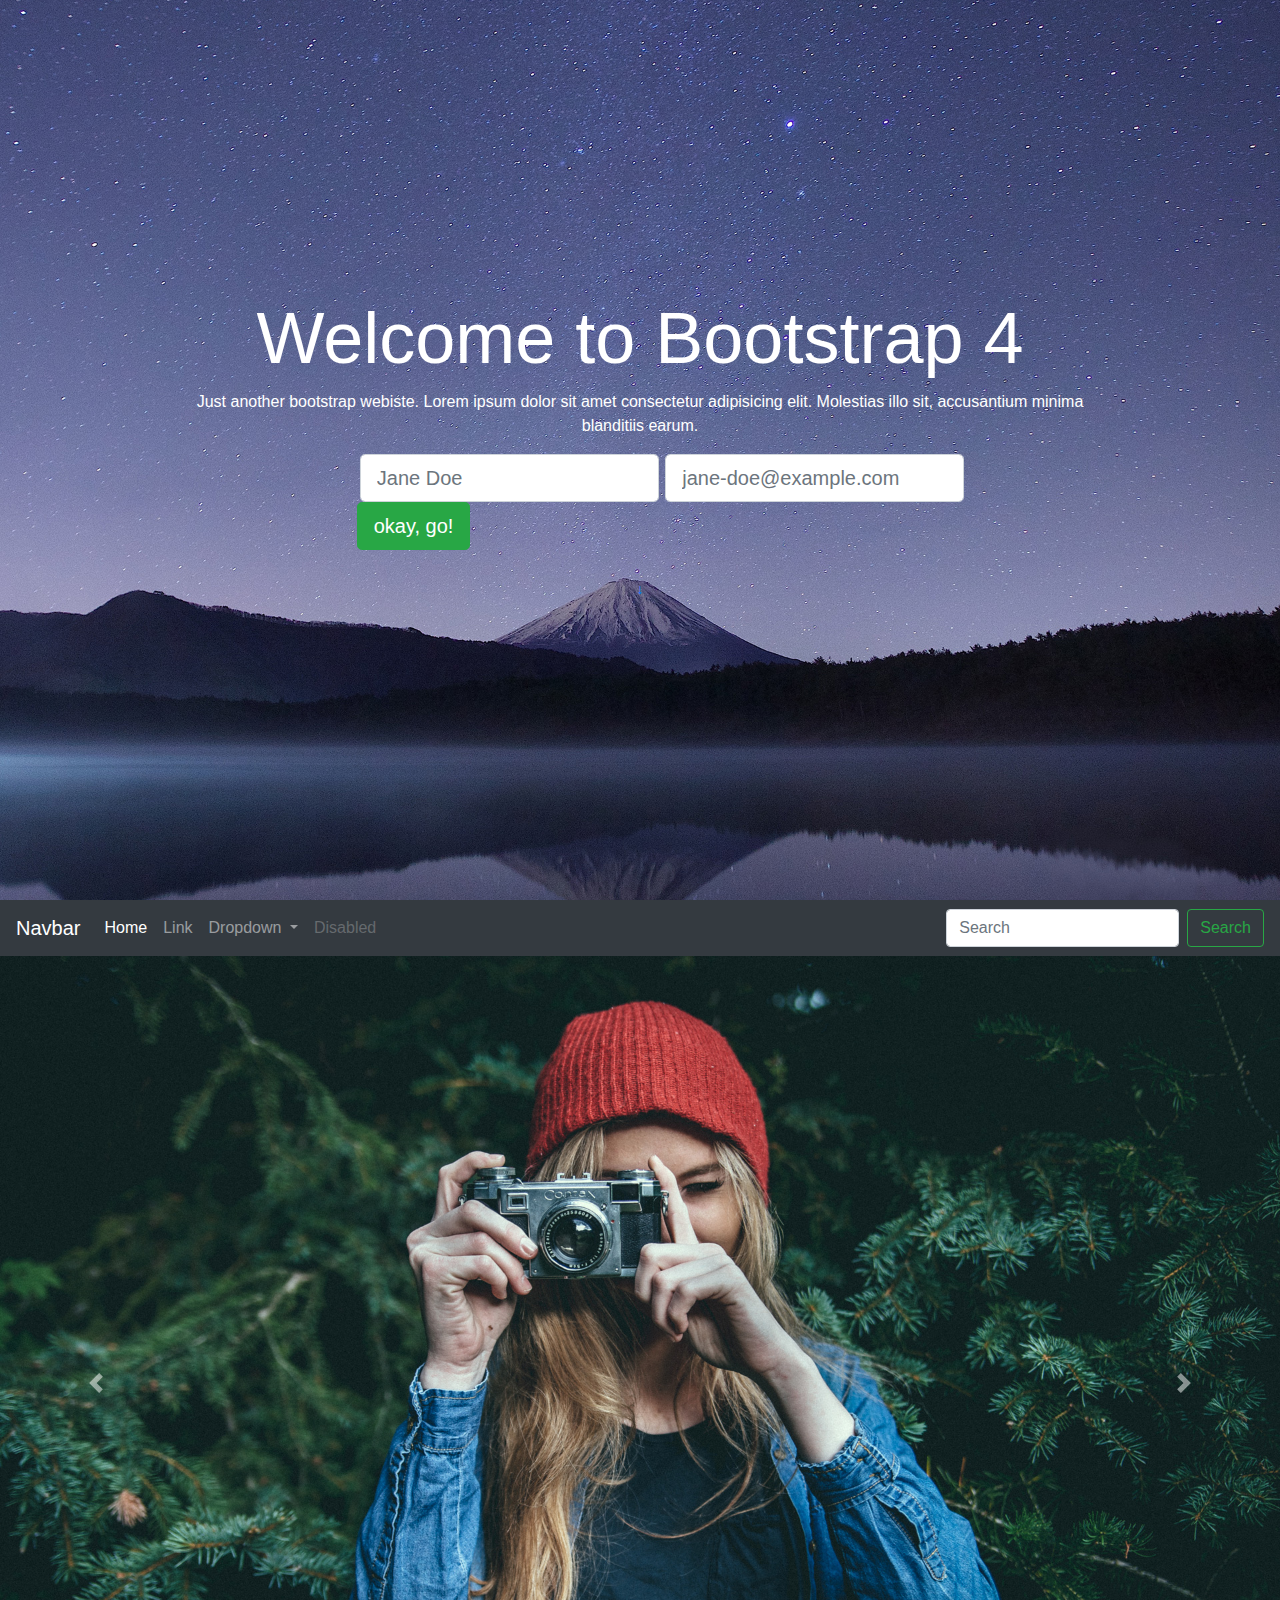
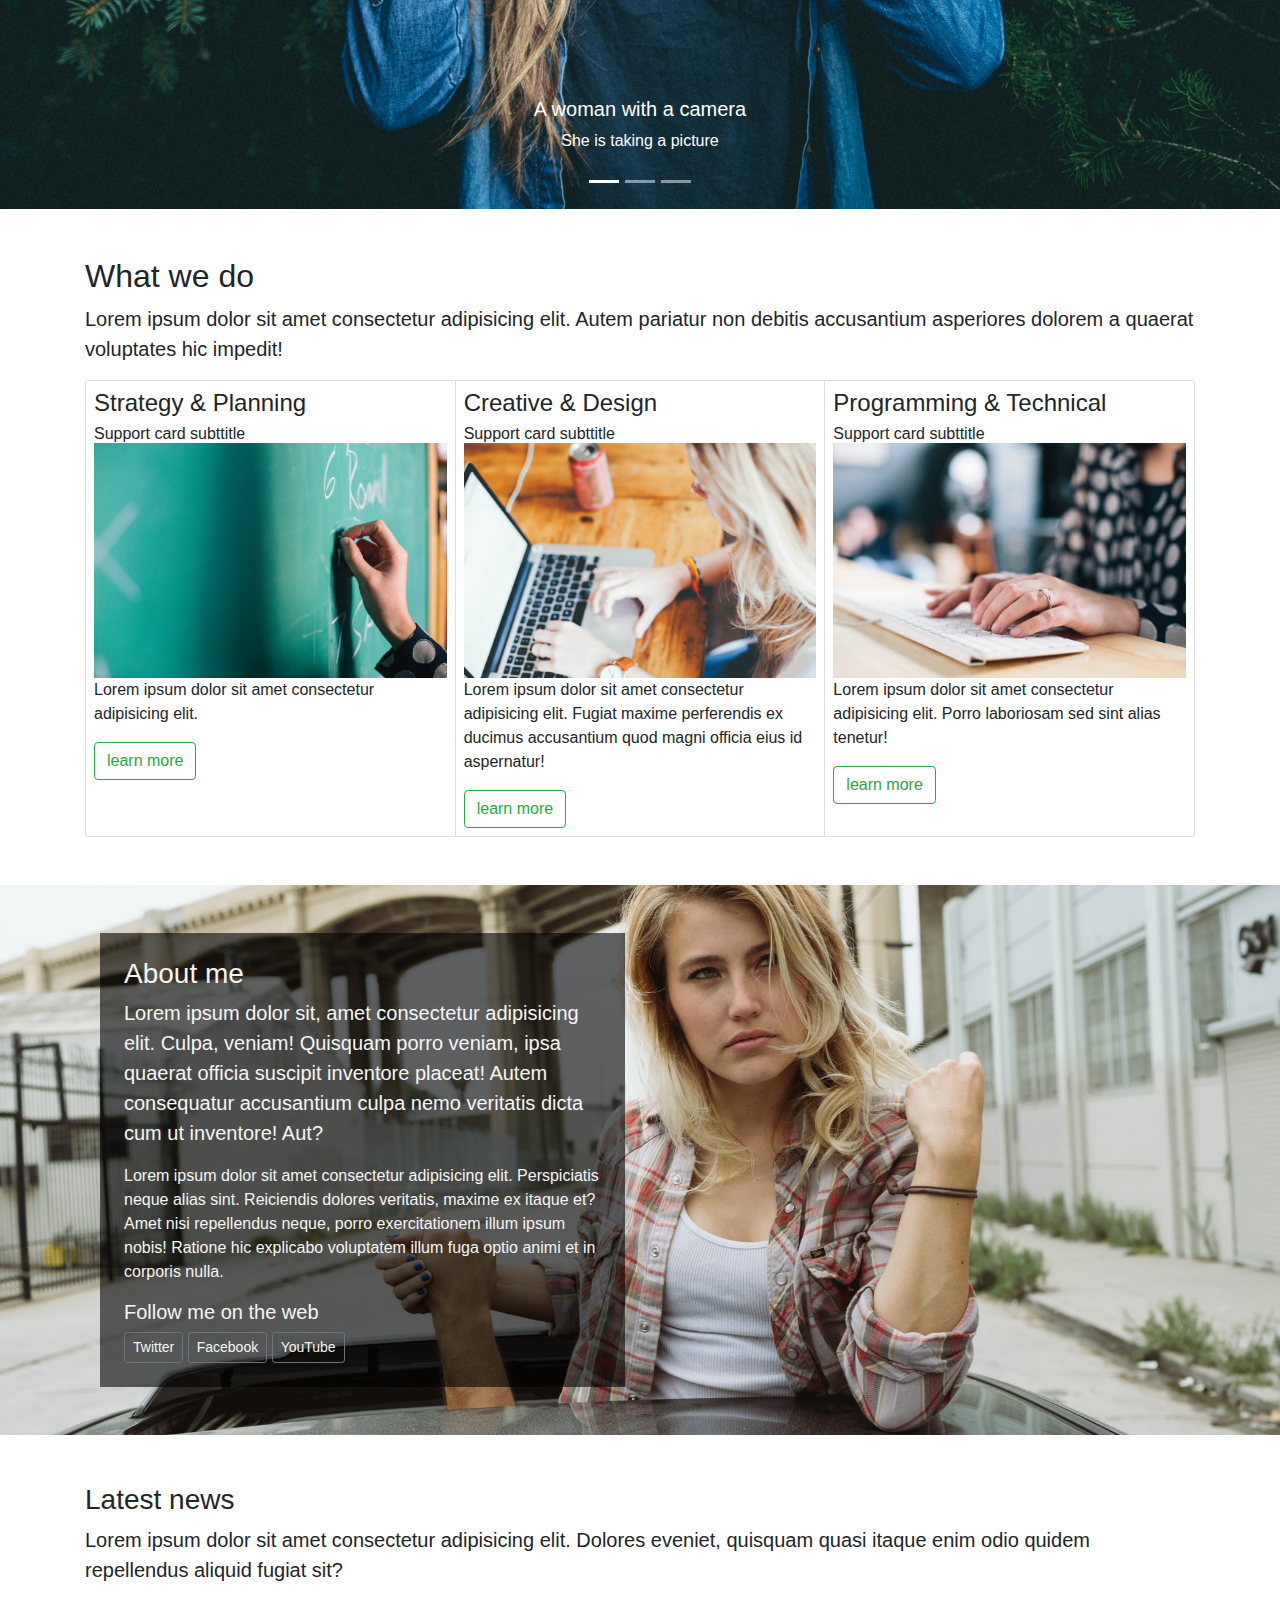
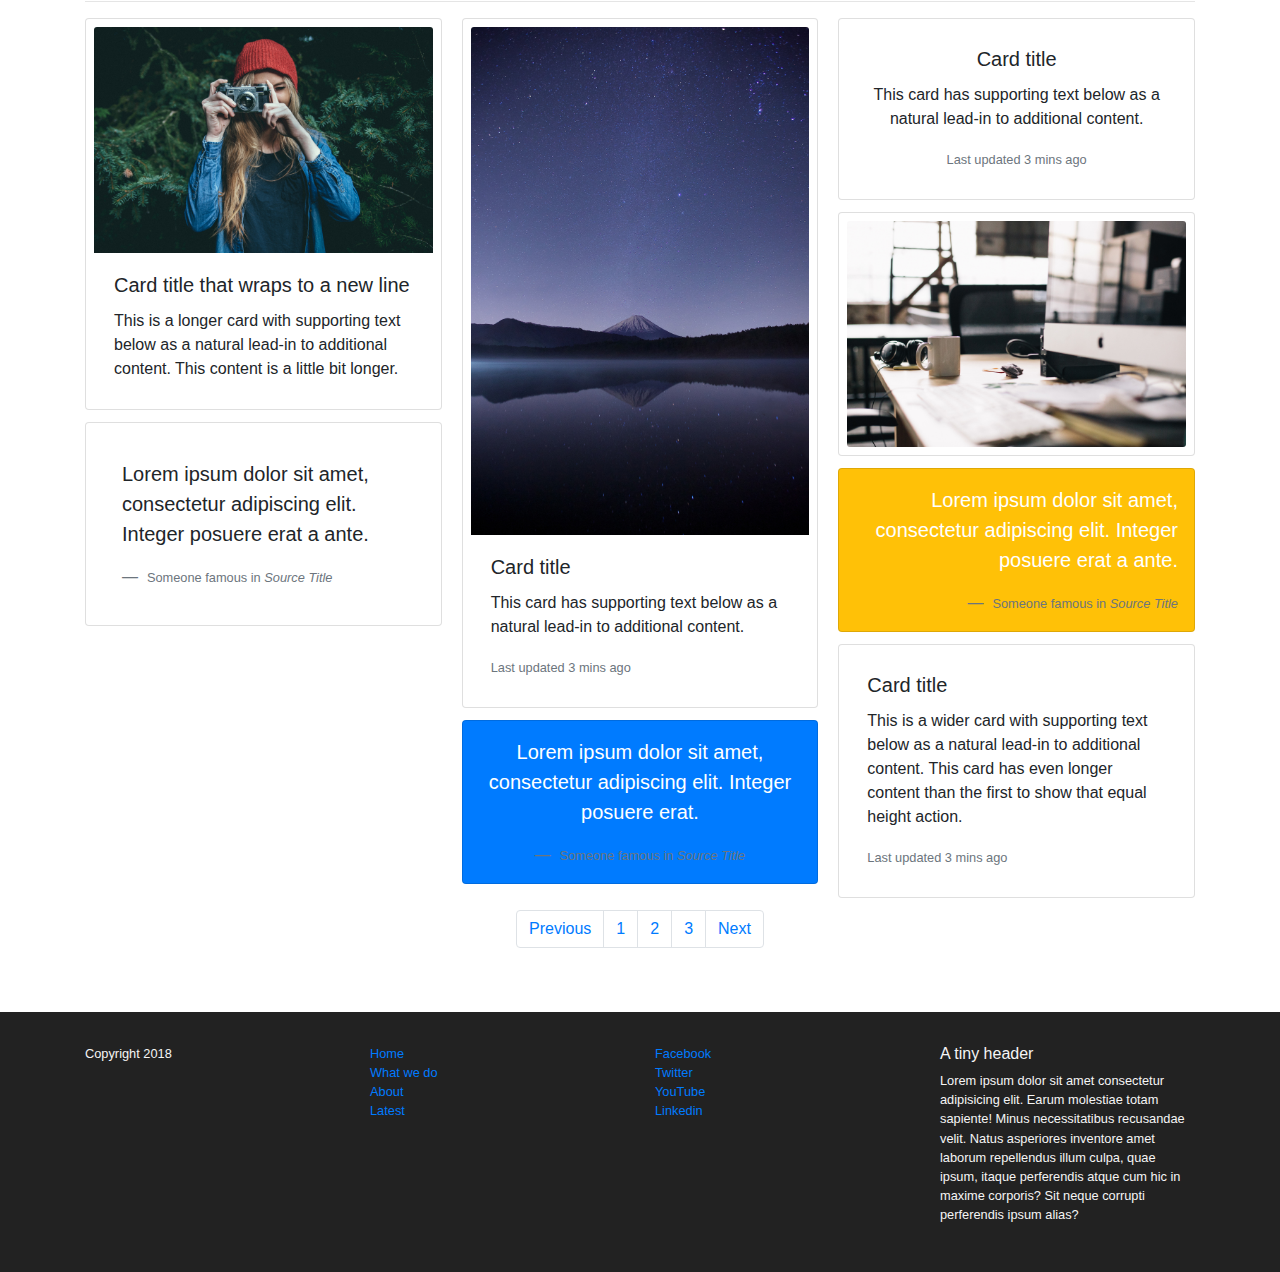
<file: index.html>
<!DOCTYPE html>
<html lang="en">
<head>
  <meta charset="UTF-8">
  <meta name="viewport" content="width=device-width, initial-scale=1.0">
  <meta http-equiv="X-UA-Compatible" content="ie=edge">
  <link rel="stylesheet" href="css/bootstrap-reboot.min.css">
  <link rel="stylesheet" href="css/bootstrap.min.css">
  <link rel="stylesheet" href="css/bootstrap-grid.min.css">
  <link rel="stylesheet" href="css/styles.css">
  <title>Bootstrap 4</title>
</head>
<body>

  <section id="cover">
    <div id="cover-caption">
      <div class="container">
        <div class="col-sm-10 offset-sm-1">
          <h1 class="display-3">Welcome to Bootstrap 4</h1>
          <p>Just another bootstrap webiste. Lorem ipsum dolor sit amet consectetur adipisicing elit. Molestias illo sit, accusantium minima blanditiis earum.</p>
          <form action="" class="form-inline col-sm-10 offset-sm-2">
            <div class="form-group">
              <label for="" class="sr-only">Name</label>
              <input type="text" class="form-control form-control-lg" placeholder="Jane Doe">
            </div>
            <div class="form-group">
              <label for="" class="sr-only">Email</label>
              <input type="email" class="form-control form-control-lg" placeholder="jane-doe@example.com">
            </div>
            <button type="button" class="btn btn-success btn-lg">okay, go!</button>
          </form>
          <br>
          <a href="#nav-main" role="button" class="btn btn-secondary-outline btn-sm">&darr;</a>
        </div>
      </div>
    </div>
  </section>

  <nav id="nav-main" class="navbar navbar-expand-lg navbar-dark bg-dark navbar-full">
    <a class="navbar-brand" href="#">Navbar</a>
    <button class="navbar-toggler" type="button" data-toggle="collapse" data-target="#navbarSupportedContent" aria-controls="navbarSupportedContent" aria-expanded="false" aria-label="Toggle navigation">
      <span class="navbar-toggler-icon"></span>
    </button>
  
    <div class="collapse navbar-collapse" id="navbarSupportedContent">
      <ul class="navbar-nav mr-auto">
        <li class="nav-item active">
          <a class="nav-link" href="#">Home <span class="sr-only">(current)</span></a>
        </li>
        <li class="nav-item">
          <a class="nav-link" href="#">Link</a>
        </li>
        <li class="nav-item dropdown">
          <a class="nav-link dropdown-toggle" href="#" id="navbarDropdown" role="button" data-toggle="dropdown" aria-haspopup="true" aria-expanded="false">
            Dropdown
          </a>
          <div class="dropdown-menu" aria-labelledby="navbarDropdown">
            <a class="dropdown-item" href="#">Action</a>
            <a class="dropdown-item" href="#">Another action</a>
            <div class="dropdown-divider"></div>
            <a class="dropdown-item" href="#">Something else here</a>
          </div>
        </li>
        <li class="nav-item">
          <a class="nav-link disabled" href="#">Disabled</a>
        </li>
      </ul>
      <form class="form-inline my-2 my-lg-0">
        <input class="form-control mr-sm-2" type="search" placeholder="Search" aria-label="Search">
        <button class="btn btn-outline-success my-2 my-sm-0" type="submit">Search</button>
      </form>
    </div>
  </nav>

  <section id="carousel">
    <div id="carouselExampleIndicators" class="carousel slide" data-ride="carousel">
      <ol class="carousel-indicators">
        <li data-target="#carouselExampleIndicators" data-slide-to="0" class="active"></li>
        <li data-target="#carouselExampleIndicators" data-slide-to="1"></li>
        <li data-target="#carouselExampleIndicators" data-slide-to="2"></li>
      </ol>
      <div class="carousel-inner">
        <div class="carousel-item active">
          <img class="d-block w-100" src="img/woman-camera.jpg" alt="Woman taking a picture with a camera">
          <div class="carousel-caption d-none d-md-block">
              <h5>A woman with a camera</h5>
              <p>She is taking a picture</p>
            </div>
        </div>
        <div class="carousel-item">
          <img class="d-block w-100" src="img/spiderweb.jpg" alt="A wet spiderweb">
          <div class="carousel-caption d-none d-md-block">
              <h5>Down came the rain</h5>
              <p>And washed the spider out</p>
            </div>
        </div>
        <div class="carousel-item">
          <img class="d-block w-100" src="img/hearthand.jpg" alt="Two hands making a heart">
          <div class="carousel-caption d-none d-md-block">
              <h5>Making the love sign</h5>
              <p>With their hands...</p>
            </div>
        </div>
      </div>
      <a class="carousel-control-prev" href="#carouselExampleIndicators" role="button" data-slide="prev">
        <span class="carousel-control-prev-icon" aria-hidden="true"></span>
        <span class="sr-only">Previous</span>
      </a>
      <a class="carousel-control-next" href="#carouselExampleIndicators" role="button" data-slide="next">
        <span class="carousel-control-next-icon" aria-hidden="true"></span>
        <span class="sr-only">Next</span>
      </a>
    </div>
  </section>

  <section id="what-we-do">
    <div class="section-content">
      <div class="container">
        <h2>What we do</h2>
        <p class="lead">Lorem ipsum dolor sit amet consectetur adipisicing elit. Autem pariatur non debitis accusantium asperiores dolorem a quaerat voluptates hic impedit!</p>
        <div class="row">
          <div class="col-sm-12">
            <div class="card-group">
              <div class="card">
                <div class="card-block">
                  <h4 class="card-title">Strategy &amp; Planning</h4>
                  <h6 class="card-subtitle">Support card subttitle</h6>
                </div>
                <img src="img/chalkboard.jpg" alt="A chalkboard">
                <div class="card-block">
                  <p class="card-text">Lorem ipsum dolor sit amet consectetur adipisicing elit.</p>
                  <button type="button" class="btn-outline-success btn">learn more</button>
                </div>
              </div>
              <div class="card">
                <div class="card-block">
                  <h4 class="card-title">Creative &amp; Design</h4>
                  <h6 class="card-subtitle">Support card subttitle</h6>
                </div>
                <img src="img/working.jpg" alt="Working on a laptop">
                <div class="card-block">
                  <p class="card-text">Lorem ipsum dolor sit amet consectetur adipisicing elit. Fugiat maxime perferendis ex ducimus accusantium quod magni officia eius id aspernatur!</p>
                  <button type="button" class="btn-outline-success btn">learn more</button>
                </div>
              </div>
              <div class="card">
                <div class="card-block">
                  <h4 class="card-title">Programming &amp; Technical</h4>
                  <h6 class="card-subtitle">Support card subttitle</h6>
                </div>
                <img src="img/programming.jpg" alt="Fingers typing on a keyboard">
                <div class="card-block">
                  <p class="card-text">Lorem ipsum dolor sit amet consectetur adipisicing elit. Porro laboriosam sed sint alias tenetur!</p>
                  <button type="button" class="btn btn-outline-success">learn more</button>
                </div>
              </div>
            </div>
          </div>
        </div>
      </div>
    </div>
  </section>

  <section id="about">
    <div class="section-content">
      <div class="container">
        <div class="col-md-6">
          <div class="about-text">
            <h3>About me</h3>
            <p class="lead">Lorem ipsum dolor sit, amet consectetur adipisicing elit. Culpa, veniam! Quisquam porro veniam, ipsa quaerat officia suscipit inventore placeat! Autem consequatur accusantium culpa nemo veritatis dicta cum ut inventore! Aut?</p>
            <p>Lorem ipsum dolor sit amet consectetur adipisicing elit. Perspiciatis neque alias sint. Reiciendis dolores veritatis, maxime ex itaque et? Amet nisi repellendus neque, porro exercitationem illum ipsum nobis! Ratione hic explicabo voluptatem illum fuga optio animi et in corporis nulla.</p>
            <h5>Follow me on the web</h5>
            <a href="" class="btn btn-sm btn-outline-secondary">Twitter</a>
            <a href="" class="btn btn-sm btn-outline-secondary">Facebook</a>
            <a href="" class="btn btn-sm btn-outline-secondary">YouTube</a>
          </div>
        </div>
      </div>
    </div>
  </section>

  <section class="news">
    <div class="section-content">
      <div class="container">
        <h3>Latest news</h3>
        <p class="lead">Lorem ipsum dolor sit amet consectetur adipisicing elit. Dolores eveniet, quisquam quasi itaque enim odio quidem repellendus aliquid fugiat sit?</p>
        <hr>
        <div class="row">
          <div class="col-sm-12">
            <div class="card-columns">
              <div class="card">
                <img class="card-img-top" src="img/woman-camera.jpg" alt="Woman with camera">
                <div class="card-body">
                  <h5 class="card-title">Card title that wraps to a new line</h5>
                  <p class="card-text">This is a longer card with supporting text below as a natural lead-in to additional content. This content is a little bit longer.</p>
                </div>
              </div>
              <div class="card p-3">
                <blockquote class="blockquote mb-0 card-body">
                  <p>Lorem ipsum dolor sit amet, consectetur adipiscing elit. Integer posuere erat a ante.</p>
                  <footer class="blockquote-footer">
                    <small class="text-muted">
                      Someone famous in <cite title="Source Title">Source Title</cite>
                    </small>
                  </footer>
                </blockquote>
              </div>
              <div class="card">
                <img class="card-img-top" src="img/stars.jpg" alt="Landscape of stars">
                <div class="card-body">
                  <h5 class="card-title">Card title</h5>
                  <p class="card-text">This card has supporting text below as a natural lead-in to additional content.</p>
                  <p class="card-text"><small class="text-muted">Last updated 3 mins ago</small></p>
                </div>
              </div>
              <div class="card bg-primary text-white text-center p-3">
                <blockquote class="blockquote mb-0">
                  <p>Lorem ipsum dolor sit amet, consectetur adipiscing elit. Integer posuere erat.</p>
                  <footer class="blockquote-footer">
                    <small>
                      Someone famous in <cite title="Source Title">Source Title</cite>
                    </small>
                  </footer>
                </blockquote>
              </div>
              <div class="card text-center">
                <div class="card-body">
                  <h5 class="card-title">Card title</h5>
                  <p class="card-text">This card has supporting text below as a natural lead-in to additional content.</p>
                  <p class="card-text"><small class="text-muted">Last updated 3 mins ago</small></p>
                </div>
              </div>
              <div class="card">
                <img class="card-img" src="img/computer.jpg" alt="Desktop with computer">
              </div>
              <div class="card p-3 text-right text-white bg-warning">
                <blockquote class="blockquote mb-0">
                  <p>Lorem ipsum dolor sit amet, consectetur adipiscing elit. Integer posuere erat a ante.</p>
                  <footer class="blockquote-footer">
                    <small class="text-muted">
                      Someone famous in <cite title="Source Title">Source Title</cite>
                    </small>
                  </footer>
                </blockquote>
              </div>
              <div class="card">
                <div class="card-body">
                  <h5 class="card-title">Card title</h5>
                  <p class="card-text">This is a wider card with supporting text below as a natural lead-in to additional content. This card has even longer content than the first to show that equal height action.</p>
                  <p class="card-text"><small class="text-muted">Last updated 3 mins ago</small></p>
                </div>
              </div>
            </div>
          </div>
        </div>
        <nav aria-label="Page navigation example">
          <ul class="pagination justify-content-center">
            <li class="page-item"><a class="page-link" href="#">Previous</a></li>
            <li class="page-item"><a class="page-link" href="#">1</a></li>
            <li class="page-item"><a class="page-link" href="#">2</a></li>
            <li class="page-item"><a class="page-link" href="#">3</a></li>
            <li class="page-item"><a class="page-link" href="#">Next</a></li>
          </ul>
        </nav>
      </div>
    </div>
  </section>

 <footer id="footer-main">
   <div class="container">
     <div class="row">
       <div class="col-sm-3">
         <p>Copyright 2018</p>
       </div>
       <div class="col-sm-3">
         <ul class="list-unstyled">
           <li><a href="#">Home</a></li>
           <li><a href="#">What we do</a></li>
           <li><a href="#">About</a></li>
           <li><a href="#">Latest</a></li>
         </ul>
       </div>
       <div class="col-sm-3">
          <ul class="list-unstyled">
            <li><a href="#">Facebook</a></li>
            <li><a href="#">Twitter</a></li>
            <li><a href="#">YouTube</a></li>
            <li><a href="#">Linkedin</a></li>
          </ul>
        </div>
       <div class="col-sm-3">
         <h6>A tiny header</h6>
         <p>Lorem ipsum dolor sit amet consectetur adipisicing elit. Earum molestiae totam sapiente! Minus necessitatibus recusandae velit. Natus asperiores inventore amet laborum repellendus illum culpa, quae ipsum, itaque perferendis atque cum hic in maxime corporis? Sit neque corrupti perferendis ipsum alias?</p>
       </div>
     </div>
   </div>
 </footer>

  <script src="js/jquery-3.2.1.slim.min.js"></script>
  <script src="js/popper.min.js"></script>
  <script src="js/bootstrap.bundle.min.js"></script>
  <script src="js/bootstrap.min.js"></script>
</body>
</html>
</file>
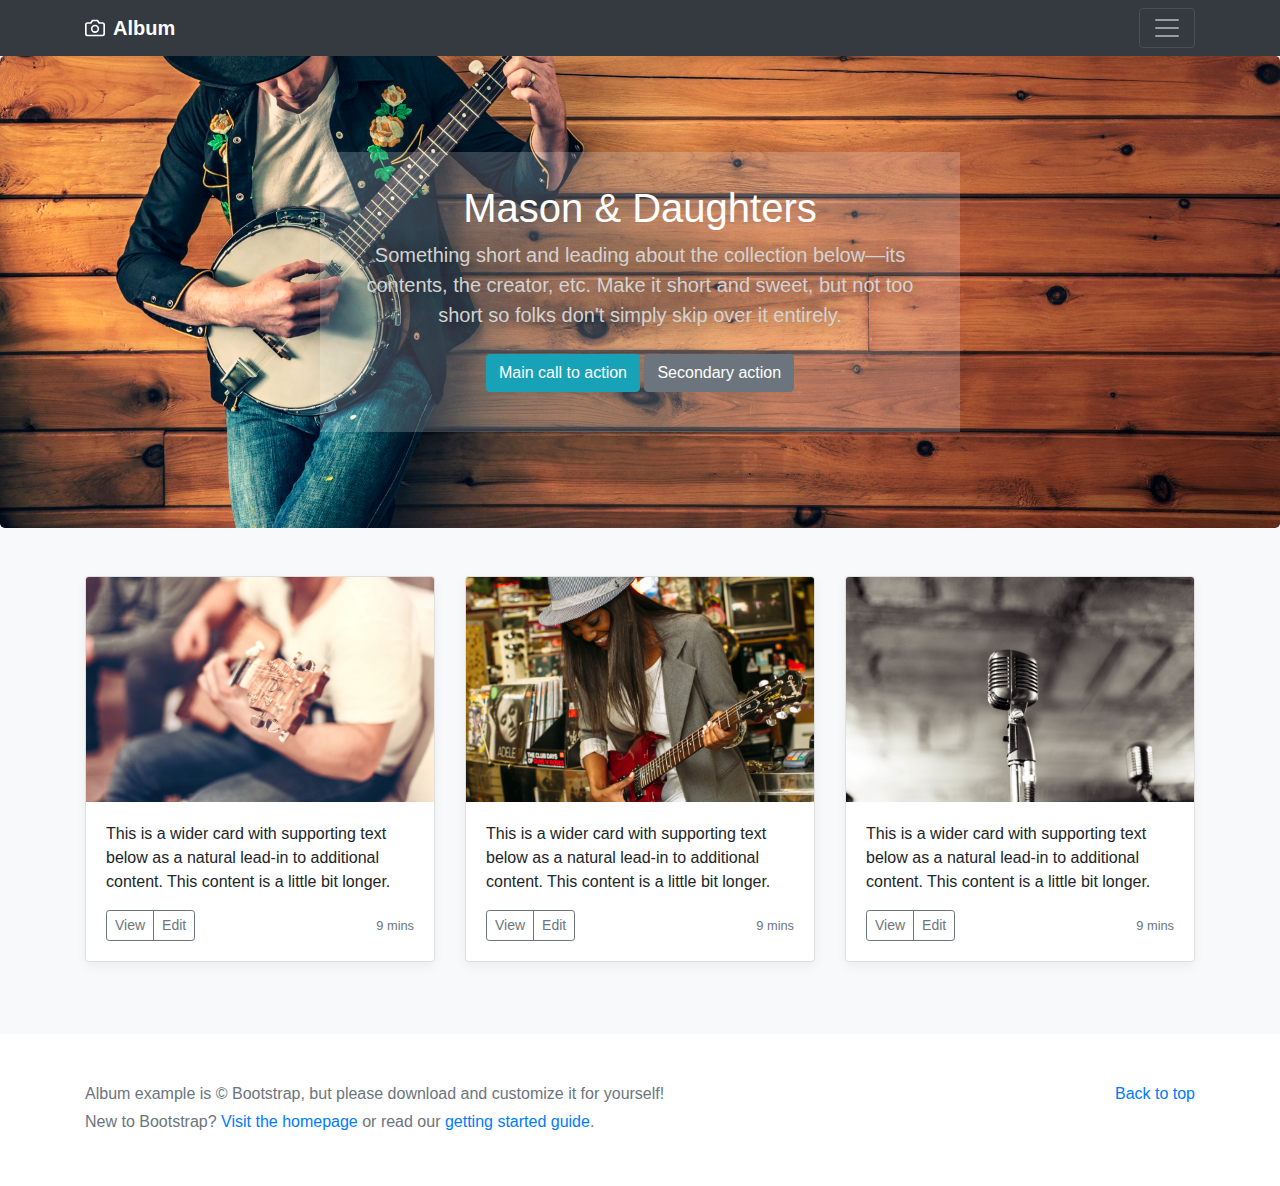
<file: band.html>
<!DOCTYPE html>
<html lang="en">
<head>
  <meta charset="UTF-8">
  <meta name="viewport" content="width=device-width, initial-scale=1.0">
  <meta http-equiv="X-UA-Compatible" content="ie=edge">
  <link rel="stylesheet" href="css/bootstrap-reboot.min.css">
  <link rel="stylesheet" href="css/bootstrap.min.css">
  <link rel="stylesheet" href="css/bootstrap-grid.min.css">
  <link rel="stylesheet" href="css/album.css">
  <link rel="stylesheet" href="css/band.css">
  <title>Band</title>
</head>
<body>
  <header>
    <div class="collapse bg-dark" id="navbarHeader">
      <div class="container">
        <div class="row">
          <div class="col-sm-8 col-md-7 py-4">
            <h4 class="text-white">About</h4>
            <p class="text-muted">Add some information about the album below, the author, or any other background context. Make it a few sentences
              long so folks can pick up some informative tidbits. Then, link them off to some social networking sites or contact
              information.</p>
          </div>
          <div class="col-sm-4 offset-md-1 py-4">
            <h4 class="text-white">Contact</h4>
            <ul class="list-unstyled">
              <li>
                <a href="#" class="text-white">Follow on Twitter</a>
              </li>
              <li>
                <a href="#" class="text-white">Like on Facebook</a>
              </li>
              <li>
                <a href="#" class="text-white">Email me</a>
              </li>
            </ul>
          </div>
        </div>
      </div>
    </div>
    <div class="navbar navbar-dark bg-dark box-shadow">
      <div class="container d-flex justify-content-between">
        <a href="#" class="navbar-brand d-flex align-items-center">
          <svg xmlns="http://www.w3.org/2000/svg" width="20" height="20" viewBox="0 0 24 24" fill="none" stroke="currentColor" stroke-width="2"
            stroke-linecap="round" stroke-linejoin="round" class="mr-2">
            <path d="M23 19a2 2 0 0 1-2 2H3a2 2 0 0 1-2-2V8a2 2 0 0 1 2-2h4l2-3h6l2 3h4a2 2 0 0 1 2 2z"></path>
            <circle cx="12" cy="13" r="4"></circle>
          </svg>
          <strong>Album</strong>
        </a>
        <button class="navbar-toggler" type="button" data-toggle="collapse" data-target="#navbarHeader" aria-controls="navbarHeader"
          aria-expanded="false" aria-label="Toggle navigation">
          <span class="navbar-toggler-icon"></span>
        </button>
      </div>
    </div>
  </header>
  
  <main role="main">
  
    <section class="jumbotron text-center">
      <div class="container">
        <h1 class="jumbotron-heading">Mason &amp; Daughters</h1>
        <p class="lead">Something short and leading about the collection below—its contents, the creator, etc. Make it short and sweet, but
          not too short so folks don't simply skip over it entirely.</p>
        <div>
          <a href="#" class="btn btn-info my-2">Main call to action</a>
          <a href="#" class="btn btn-secondary my-2">Secondary action</a>
        </div>
      </div>
    </section>
  
    <div class="album py-5 bg-light">
      <div class="container">
  
        <div class="row">
          <div class="col-md-4">
            <div class="card mb-4 box-shadow">
              <img class="card-img-top" src="img/guitar.jpg" alt="Guitar" style="height: 225px; width: 100%; display: block;">
              <div class="card-body">
                <p class="card-text">This is a wider card with supporting text below as a natural lead-in to additional content. This content is
                  a little bit longer.</p>
                <div class="d-flex justify-content-between align-items-center">
                  <div class="btn-group">
                    <button type="button" class="btn btn-sm btn-outline-secondary">View</button>
                    <button type="button" class="btn btn-sm btn-outline-secondary">Edit</button>
                  </div>
                  <small class="text-muted">9 mins</small>
                </div>
              </div>
            </div>
          </div>
          <div class="col-md-4">
            <div class="card mb-4 box-shadow">
              <img class="card-img-top" src="img/lady-guitar.jpg" alt="Lady guitar" style="height: 225px; width: 100%; display: block;">
              <div class="card-body">
                <p class="card-text">This is a wider card with supporting text below as a natural lead-in to additional content. This content is
                  a little bit longer.</p>
                <div class="d-flex justify-content-between align-items-center">
                  <div class="btn-group">
                    <button type="button" class="btn btn-sm btn-outline-secondary">View</button>
                    <button type="button" class="btn btn-sm btn-outline-secondary">Edit</button>
                  </div>
                  <small class="text-muted">9 mins</small>
                </div>
              </div>
            </div>
          </div>
          <div class="col-md-4">
            <div class="card mb-4 box-shadow">
              <img class="card-img-top" src="img/mic.jpg" alt="Microphone" style="height: 225px; width: 100%; display: block;">
              <div class="card-body">
                <p class="card-text">This is a wider card with supporting text below as a natural lead-in to additional content. This content is
                  a little bit longer.</p>
                <div class="d-flex justify-content-between align-items-center">
                  <div class="btn-group">
                    <button type="button" class="btn btn-sm btn-outline-secondary">View</button>
                    <button type="button" class="btn btn-sm btn-outline-secondary">Edit</button>
                  </div>
                  <small class="text-muted">9 mins</small>
                </div>
              </div>
            </div>
          </div>
        </div>
      </div>
    </div>
  
  </main>
  
  <footer class="text-muted">
    <div class="container">
      <p class="float-right">
        <a href="#">Back to top</a>
      </p>
      <p>Album example is © Bootstrap, but please download and customize it for yourself!</p>
      <p>New to Bootstrap?
        <a href="../../">Visit the homepage</a> or read our
        <a href="../../getting-started/">getting started guide</a>.</p>
    </div>
  </footer>
  
  <svg xmlns="http://www.w3.org/2000/svg" width="348" height="225" viewBox="0 0 348 225" preserveAspectRatio="none" style="display: none; visibility: hidden; position: absolute; top: -100%; left: -100%;">
    <defs>
      <style type="text/css"></style>
    </defs>
    <text x="0" y="17" style="font-weight:bold;font-size:17pt;font-family:Arial, Helvetica, Open Sans, sans-serif">Thumbnail</text>
  </svg>

  <script src="js/jquery-3.2.1.slim.min.js"></script>
  <script src="js/popper.min.js"></script>
  <script src="js/bootstrap.bundle.min.js"></script>
  <script src="js/bootstrap.min.js"></script>
  <script src="js/holder.min.js"></script>
</body>
</html>
</file>
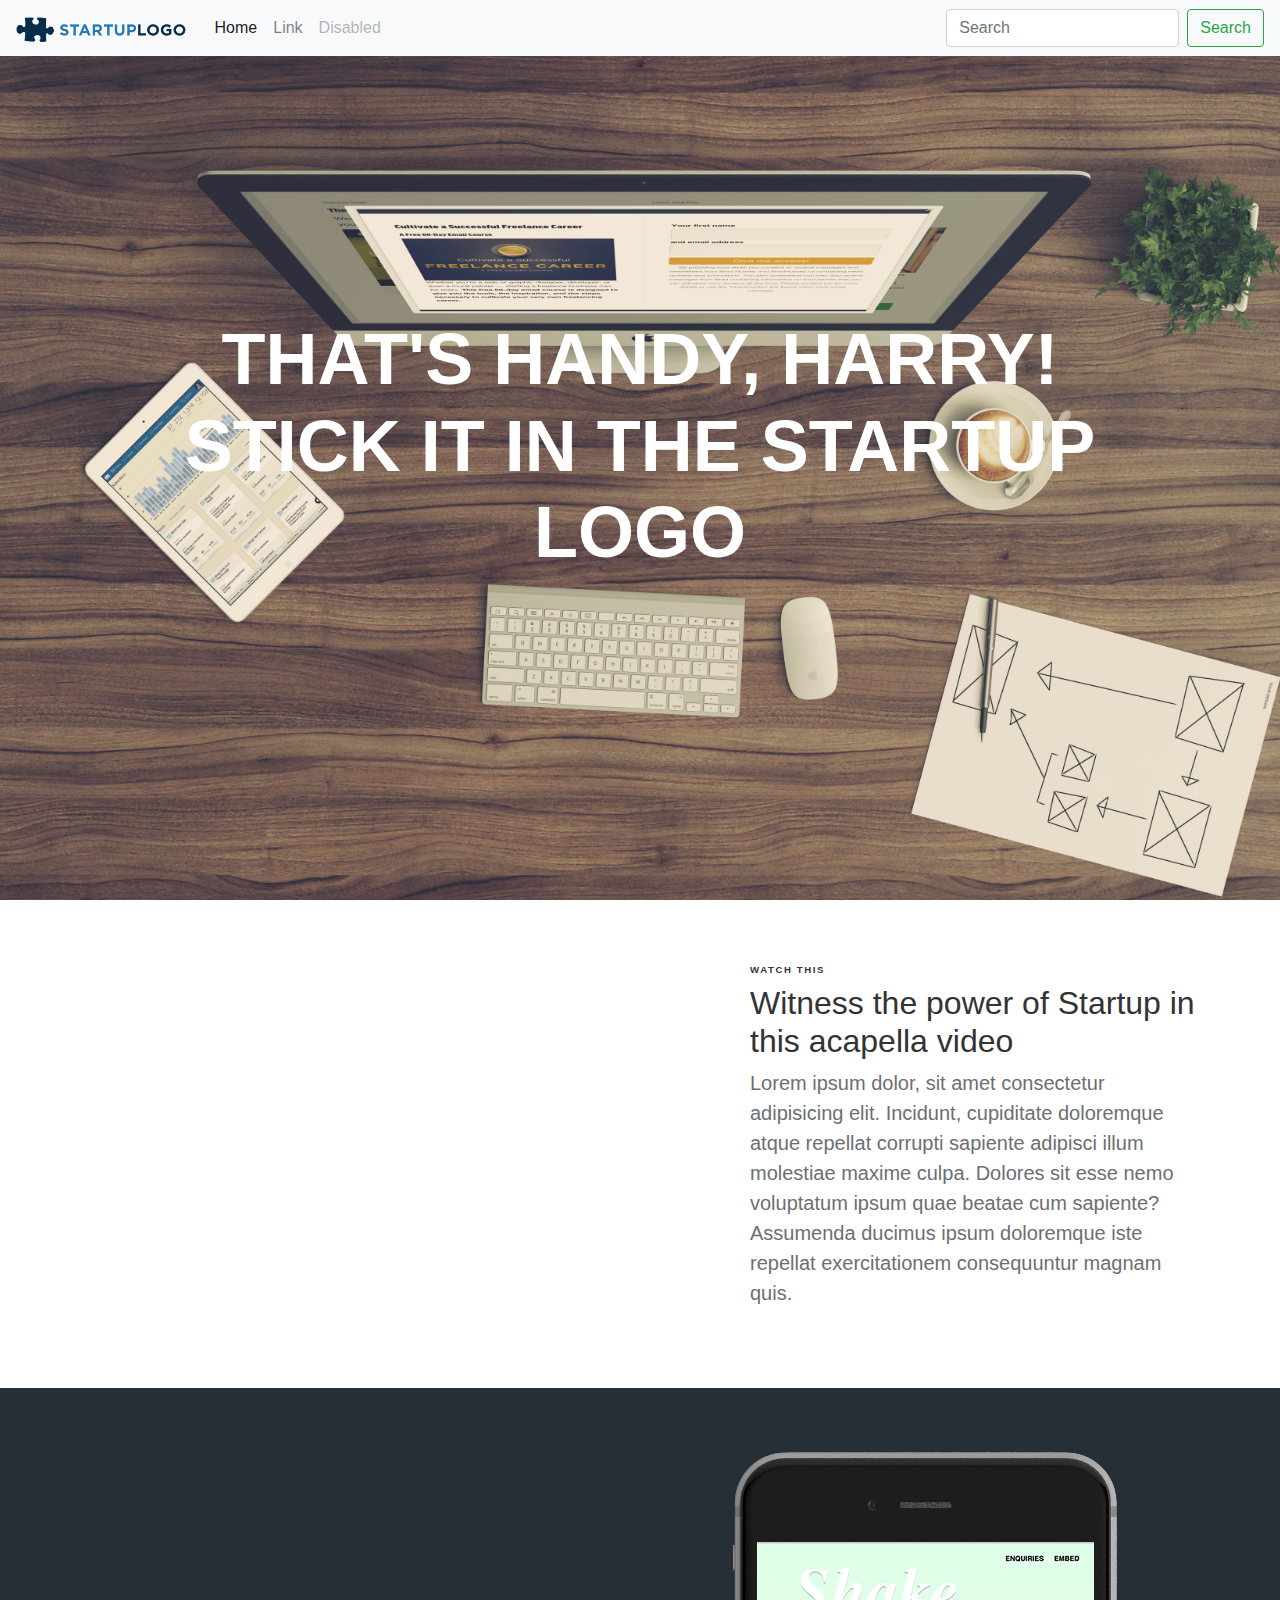
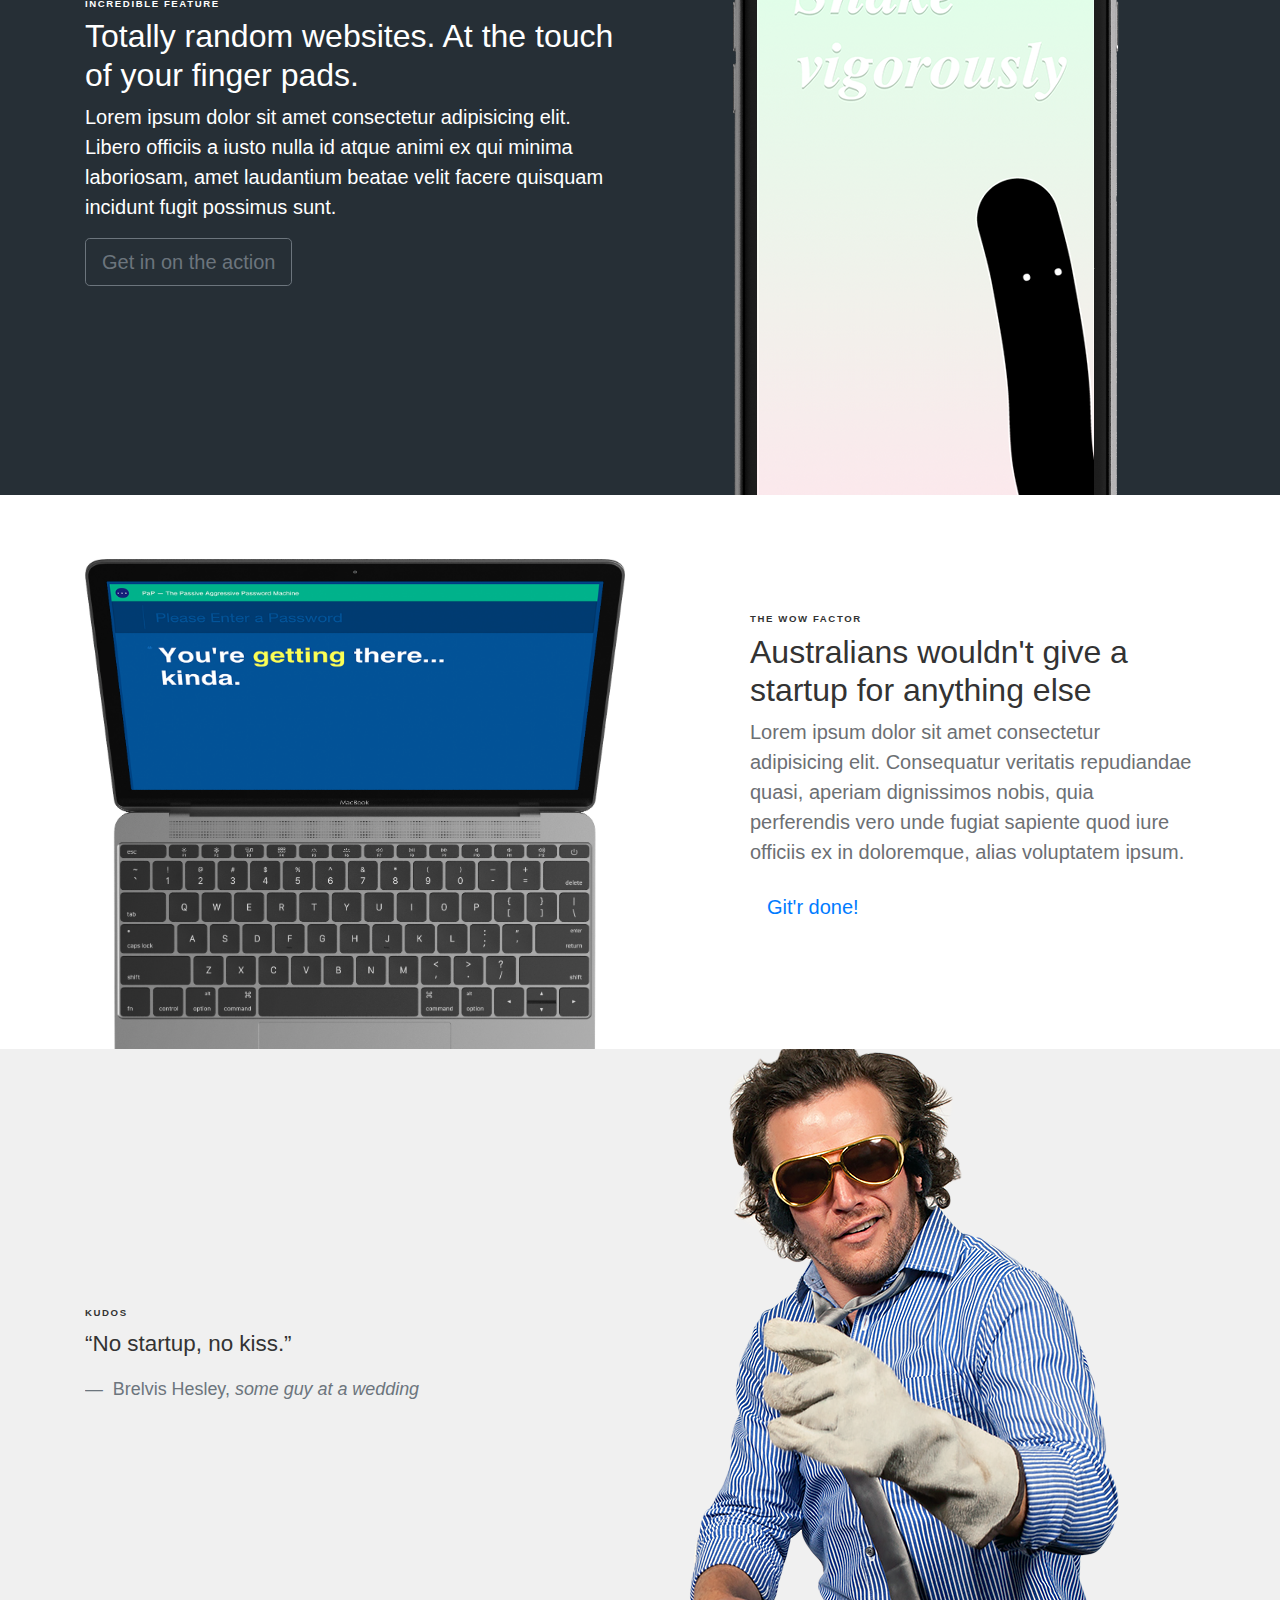
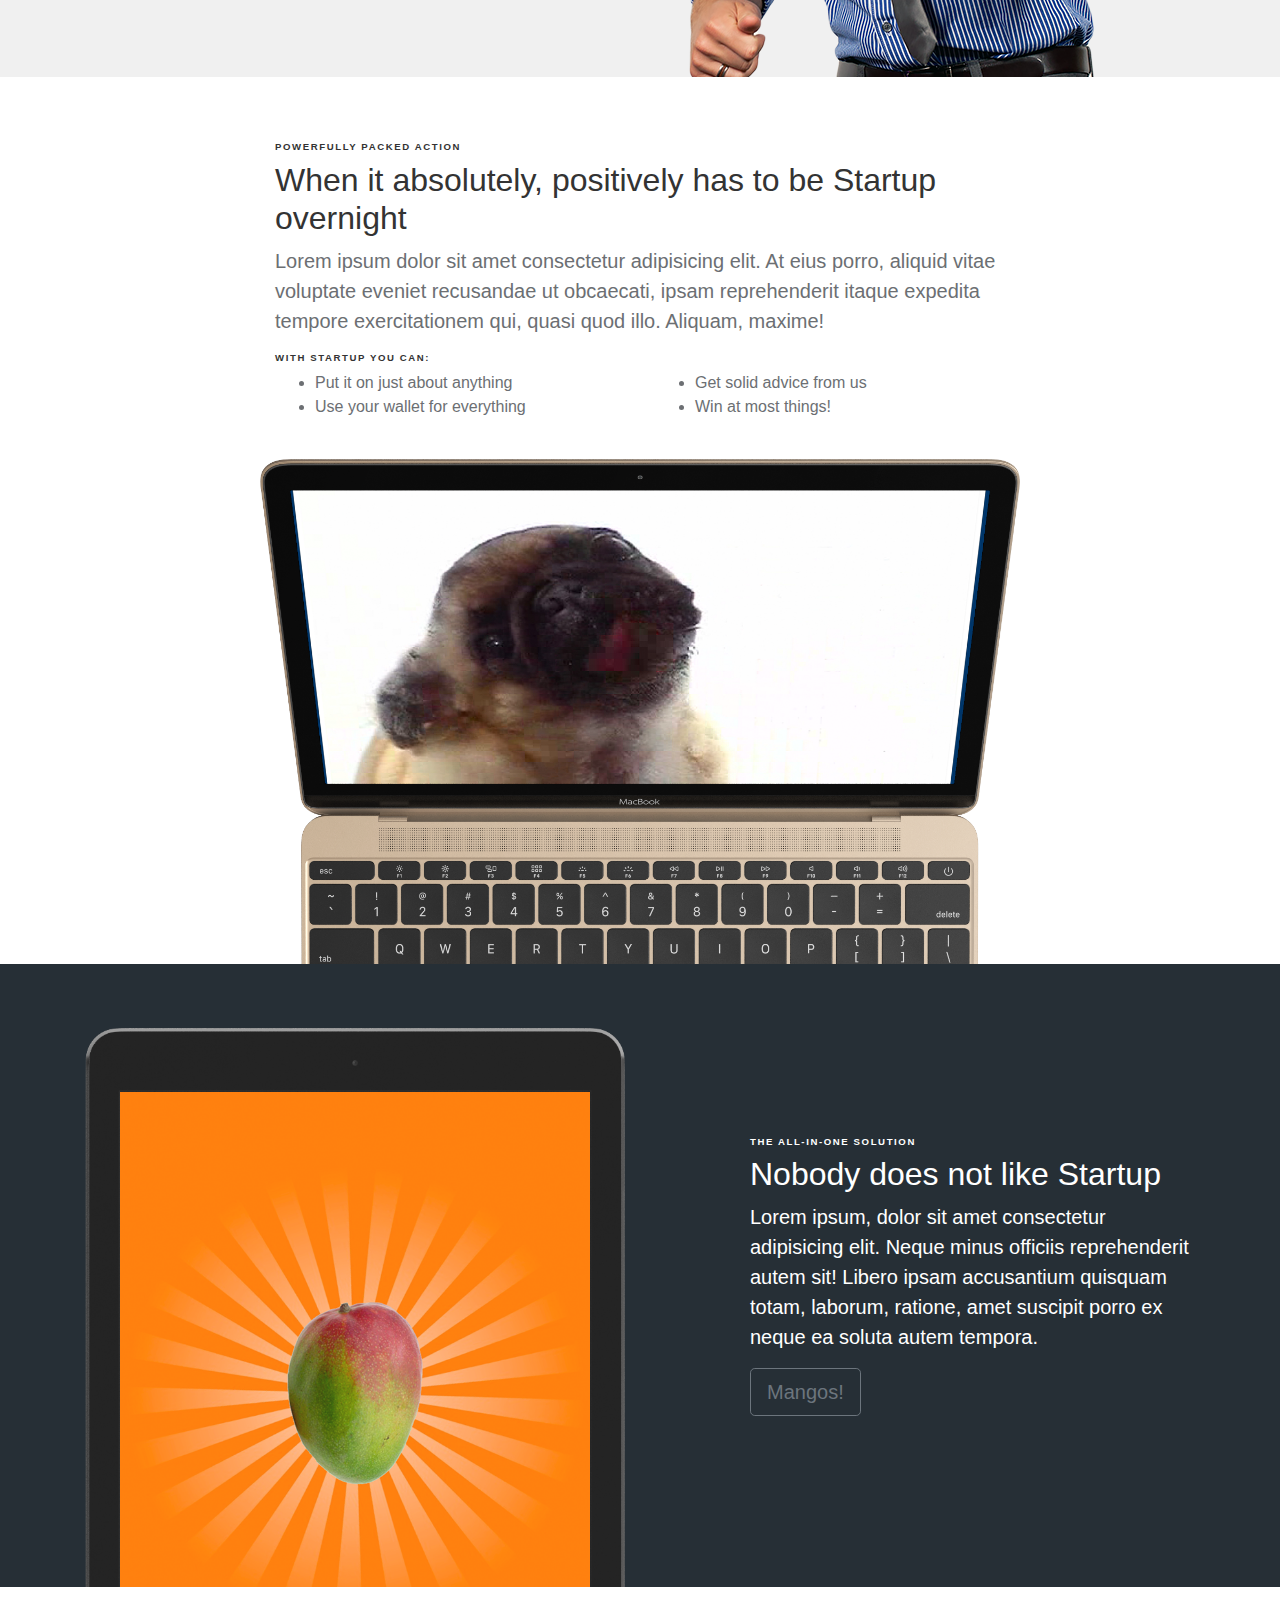
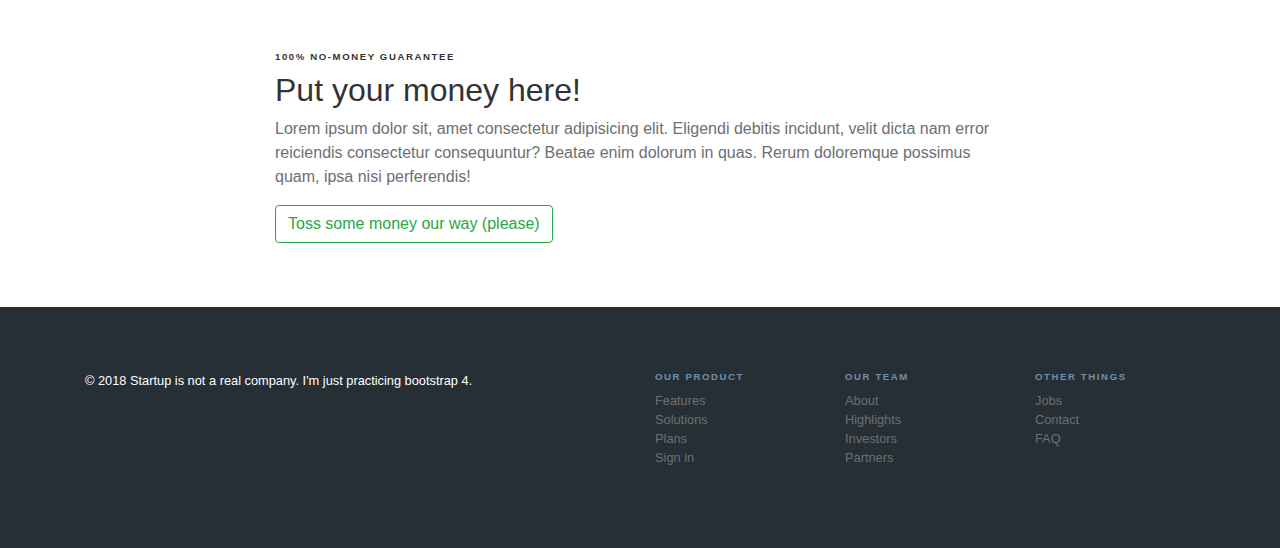
<file: startup.html>
<!DOCTYPE html>
<html lang="en">
<head>
  <meta charset="UTF-8">
  <meta name="viewport" content="width=device-width, initial-scale=1.0">
  <meta http-equiv="X-UA-Compatible" content="ie=edge">
  <link rel="stylesheet" href="css/bootstrap-reboot.min.css">
  <link rel="stylesheet" href="css/bootstrap.min.css">
  <link rel="stylesheet" href="css/bootstrap-grid.min.css">
  <link rel="stylesheet" href="css/startup.css">
  <title>Startup</title>
</head>
<body>
  
  <nav class="navbar navbar-expand-lg navbar-light bg-light fixed-top">
    <button class="navbar-toggler" type="button" data-toggle="collapse" data-target="#navbarTogglerDemo01" aria-controls="navbarTogglerDemo01"
      aria-expanded="false" aria-label="Toggle navigation">
      <span class="navbar-toggler-icon"></span>
    </button>
    <a class="navbar-brand" href="#"><img src="img/logo.png" alt="Logo" height="26"></a>
    <div class="collapse navbar-collapse" id="navbarTogglerDemo01">
      <ul class="navbar-nav mr-auto mt-2 mt-lg-0 .float-sm-right">
        <li class="nav-item active">
          <a class="nav-link" href="#">Home
            <span class="sr-only">(current)</span>
          </a>
        </li>
        <li class="nav-item">
          <a class="nav-link" href="#">Link</a>
        </li>
        <li class="nav-item">
          <a class="nav-link disabled" href="#">Disabled</a>
        </li>
      </ul>
      <form class="form-inline my-2 my-lg-0">
        <input class="form-control mr-sm-2" type="search" placeholder="Search" aria-label="Search">
        <button class="btn btn-outline-success my-2 my-sm-0" type="submit">Search</button>
      </form>
    </div>
  </nav>

  <div id="stage">
    <div id="stage-caption">
      <h1 class="display-3">
        That's handy, Harry! Stick it in the startup logo
      </h1>
      
    </div>
  </div>

  <section id="feature-one">
    <div class="container">
      <div class="feature-content">
        <div class="row">
          <div class="col-lg-6">
            <iframe width="560" height="315" src="https://www.youtube.com/embed/bU47K11-wNs?rel=0" frameborder="0" allow="autoplay; encrypted-media"
              allowfullscreen></iframe>
          </div>
          <div class="col-lg-5 offset-lg-1">
            <h6>Watch this</h6>
            <h2>Witness the power of Startup in this acapella video</h2>
            <p class="lead">Lorem ipsum dolor, sit amet consectetur adipisicing elit. Incidunt, cupiditate doloremque atque repellat corrupti sapiente adipisci illum molestiae maxime culpa. Dolores sit esse nemo voluptatum ipsum quae beatae cum sapiente? Assumenda ducimus ipsum doloremque iste repellat exercitationem consequuntur magnam quis.</p>
          </div>
        </div>
      </div>
    </div>
  </section>

  <section id="feature-two" class="feature-dark">
    <div class="container">
      <div class="feature-content">
        <div class="row">
          <div class="col-lg-6 feature-caption">
            <h6>Incredible feature</h6>
            <h2>Totally random websites. At the touch of your finger pads.</h2>
            <p class="lead">Lorem ipsum dolor sit amet consectetur adipisicing elit. Libero officiis a iusto nulla id atque animi ex qui minima laboriosam, amet laudantium beatae velit facere quisquam incidunt fugit possimus sunt.</p>
            <a href="" class="btn btn-outline-secondary btn-lg" role="button">Get in on the action</a>
          </div>
          <div class="col-lg-6 text-sm-center">
            <img src="img/iphone-1.png" alt="iphone">
          </div>
        </div>
      </div>
    </div>
  </section>
  
  <section id="feature-three">
    <div class="container">
      <div class="feature-content">
        <div class="row">
          <div class="col-lg-6">
            <img src="img/macbook.png" alt="macbook">
          </div>
          <div class="col-lg-5 offset-lg-1">
            <h6>The wow factor</h6>
            <h2>Australians wouldn't give a startup for anything else</h2>
            <p class="lead">Lorem ipsum dolor sit amet consectetur adipisicing elit. Consequatur veritatis repudiandae quasi, aperiam dignissimos nobis, quia perferendis vero unde fugiat sapiente quod iure officiis ex in doloremque, alias voluptatem ipsum.</p>
            <a href="" role="button" class="btn btn-primary-outline btn-lg">Git'r done!</a>
          </div>
        </div>
      </div>
    </div>
  </section>

  <section id="feature-four" class="feature-alt">
    <div class="container">
      <div class="feature-content">
        <div class="row">
          <div class="col-lg-6">
            <h6>Kudos</h6>
            <blockquote class="blockquote">
              &ldquo;No startup, no kiss.&rdquo;
              <footer class="blockquote-footer">
                Brelvis Hesley, <cite>some guy at a wedding</cite>
              </footer>
            </blockquote>
          </div>
          <div class="col-lg-6">
            <img src="img/brad-elvis.png" alt="brad as elvis">
          </div>
        </div>
      </div>
    </div>
  </section>

  <section id="feature-five" class="feature-full">
    <div class="container">
      <div class="feature-content">
        <div class="row">
          <div class="col-lg-8 offset-lg-2">
            <h6>Powerfully packed action</h6>
            <h2>When it absolutely, positively has to be Startup overnight</h2>
            <p class="lead">Lorem ipsum dolor sit amet consectetur adipisicing elit. At eius porro, aliquid vitae voluptate eveniet recusandae ut obcaecati, ipsam reprehenderit itaque expedita tempore exercitationem qui, quasi quod illo. Aliquam, maxime!</p>
            <h6>With Startup you can:</h6>
            <div class="row">
              <div class="col-lg-6">
                <ul>
                  <li>Put it on just about anything</li>
                  <li>Use your wallet for everything</li>
                </ul>
              </div>
              <div class="col-lg-6">
                <ul>
                  <li>Get solid advice from us</li>
                  <li>Win at most things!</li>
                </ul>
              </div>
              <img src="img/macbook-2.png" alt="macbook">
            </div>
          </div>
        </div>
      </div>
    </div>
  </section>

  <section id="feature-six" class="feature-dark">
    <div class="container">
      <div class="feature-content">
        <div class="row">
          <div class="col-lg-6">
            <img src="img/ipad.png" alt="ipad">
          </div>
          <div class="col-lg-5 offset-lg-1">
            <h6>The all-in-one solution</h6>
            <h2>Nobody does not like Startup</h2>
            <p class="lead">Lorem ipsum, dolor sit amet consectetur adipisicing elit. Neque minus officiis reprehenderit autem sit! Libero ipsam accusantium quisquam totam, laborum, ratione, amet suscipit porro ex neque ea soluta autem tempora.</p>
            <a href="" role="button" class="btn btn-outline-secondary btn-lg">Mangos!</a>
          </div>
        </div>
      </div>
    </div>
  </section>

  <section id="feature-seven">
    <div class="container">
      <div class="feature-content">
        <div class="row">
          <div class="col-lg-8 offset-lg-2">
            <h6>100% no-money guarantee</h6>
            <h2>Put your money here!</h2>
            <p>Lorem ipsum dolor sit, amet consectetur adipisicing elit. Eligendi debitis incidunt, velit dicta nam error reiciendis consectetur consequuntur? Beatae enim dolorum in quas. Rerum doloremque possimus quam, ipsa nisi perferendis!</p>
            <a href="" class="btn btn-outline-success">Toss some money our way (please)</a>
          </div>
        </div>
      </div>
    </div>
  </section>

  <footer id="main-footer">
    <div class="container">
      <div class="row">
        <div class="col-md-6">
          &copy; 2018 Startup is not a real company. I'm just practicing bootstrap 4.
        </div>
        <div class="col-md-2">
          <h6>Our product</h6>
          <ul class="list-unstyled">
            <li><a href="">Features</a></li>
            <li><a href="">Solutions</a></li>
            <li><a href="">Plans</a></li>
            <li><a href="">Sign in</a></li>
          </ul>
        </div>
        <div class="col-md-2">
          <h6>Our team</h6>
          <ul class="list-unstyled">
            <li><a href="">About</a></li>
            <li><a href="">Highlights</a></li>
            <li><a href="">Investors</a></li>
            <li><a href="">Partners</a></li>
          </ul>
        </div>
        <div class="col-md-2">
          <h6>Other things</h6>
          <ul class="list-unstyled">
            <li><a href="">Jobs</a></li>
            <li><a href="">Contact</a></li>
            <li><a href="">FAQ</a></li>
          </ul>
        </div>
      </div>
    </div>
  </footer>

  <script src="js/jquery-3.2.1.slim.min.js"></script>
  <script src="js/popper.min.js"></script>
  <script src="js/bootstrap.bundle.min.js"></script>
  <script src="js/bootstrap.min.js"></script>
  <script src="js/holder.min.js"></script>
</body>
</html>
</file>
<file: css/styles.css>
/* styles.css */

html,
body {
  height: 100%;
}

img {
  max-width: 100%;
}

.section-content {
  padding: 3rem 0;
}

.card {
  padding: 0.5rem;
}

.form-inline > .form-group {
  padding-left: 0.2rem;
  padding-right: 0.2rem;
}

.about-text {
  background: rgba(0, 0, 0, 0.6);
  color: whitesmoke;
  padding: 1.5rem;
}

.about-text > a {
  color: whitesmoke;
}

#cover {
  background: #222 url('../img/stars.jpg') center center no-repeat;
  background-size: cover;
  color: white;
  height: 100%;
  text-align: center;
  display: flex;
  align-items: center;
}

#cover-caption {
  width: 100%;
}

#about {
  background: url('../img/girlincar.jpg') center center no-repeat;
  background-size: cover;
}

#footer-main {
  background: #222;
  color: whitesmoke;
  font-size: 0.8rem;
  padding: 2rem 0;
}
</file>
<file: css/album.css>
:root {
  --jumbotron-padding-y: 3rem;
}

.jumbotron {
  padding-top: var(--jumbotron-padding-y);
  padding-bottom: var(--jumbotron-padding-y);
  margin-bottom: 0;
  background-color: #fff;
}
@media (min-width: 768px) {
  .jumbotron {
    padding-top: calc(var(--jumbotron-padding-y) * 2);
    padding-bottom: calc(var(--jumbotron-padding-y) * 2);
  }
}

.jumbotron p:last-child {
  margin-bottom: 0;
}

.jumbotron-heading {
  font-weight: 300;
}

.jumbotron .container {
  max-width: 40rem;
}

footer {
  padding-top: 3rem;
  padding-bottom: 3rem;
}

footer p {
  margin-bottom: .25rem;
}

.box-shadow { box-shadow: 0 .25rem .75rem rgba(0, 0, 0, .05); }
</file>
<file: css/band.css>
/* band.css */

.jumbotron {
  background: #fff url('../img/banjo.jpg') bottom center no-repeat;
  background-size: cover;
}

.jumbotron > .container > .lead {
  color: lightgray;
  text-shadow: 0 0 20px rgba(0, 0, 0, 0.8);
}

.jumbotron .container {
  max-width: 40rem;
  background: rgba(255, 255, 255, 0.2);
  padding: 2rem;
  color: white;
}
</file>
<file: css/startup.css>
/* startup.css */

html,
body {
  height: 100%;
}
body {
  -webkit-font-smoothing: antialiased;
  text-rendering: optimizeLegibility;
  color: #6c6f73;
}

h1, h2, h3, h4, h5, h6 {
  color: #333;
}

h6 {
  text-transform: uppercase;
  font-weight: bold;
  font-size: 0.6rem;
  letter-spacing: 0.1rem;
}

img {
  max-width: 100%;
}

.blockquote {
  font-size: 1.4rem;
  color: #333;
  border: none;
  padding: 0;
}

.blockquote-footer {
  margin: 1rem 0 0;
}

.feature-content {
  padding: 4rem 0;
  overflow: hidden;
}

.feature-content img {
  margin-bottom: -4rem;
}

.feature-dark {
  background: #262f36;
  color: white;
}

.feature-dark h6, .feature-dark h2 {
  color: white;
}

.feature-alt {
  background: #f0f0f0;
}

#feature-four .feature-content {
  padding: 0;
}

#feature-five img {
  margin-top: 1.5rem;
}

#main-footer {
  background: #262f36;
  color: white;
  padding: 4rem 0;
  font-size: 0.8rem;
}

#main-footer h6 {
  color: #718fa9;
}

#main-footer a {
  color: #6c6f73;
}

@media screen and ( min-width : 991px ) {
  .feature-content > .row {
    display: flex;
    align-items: center;
  }
}

#stage {
  background: url('../img/stage.jpg') center center no-repeat;
  background-size: cover;
  color: white;
  height: 100%;
  width: 100%;
  display: flex;
  align-items: center;
}

#stage-caption {
  font-size: 1.4rem;
  font-weight: 200;
  max-width: 60rem;
  margin: 0 auto;
  text-align: center;
}

#stage-caption h1 {
  color: white;
  font-weight: bold;
  text-transform: uppercase;
}
</file>
